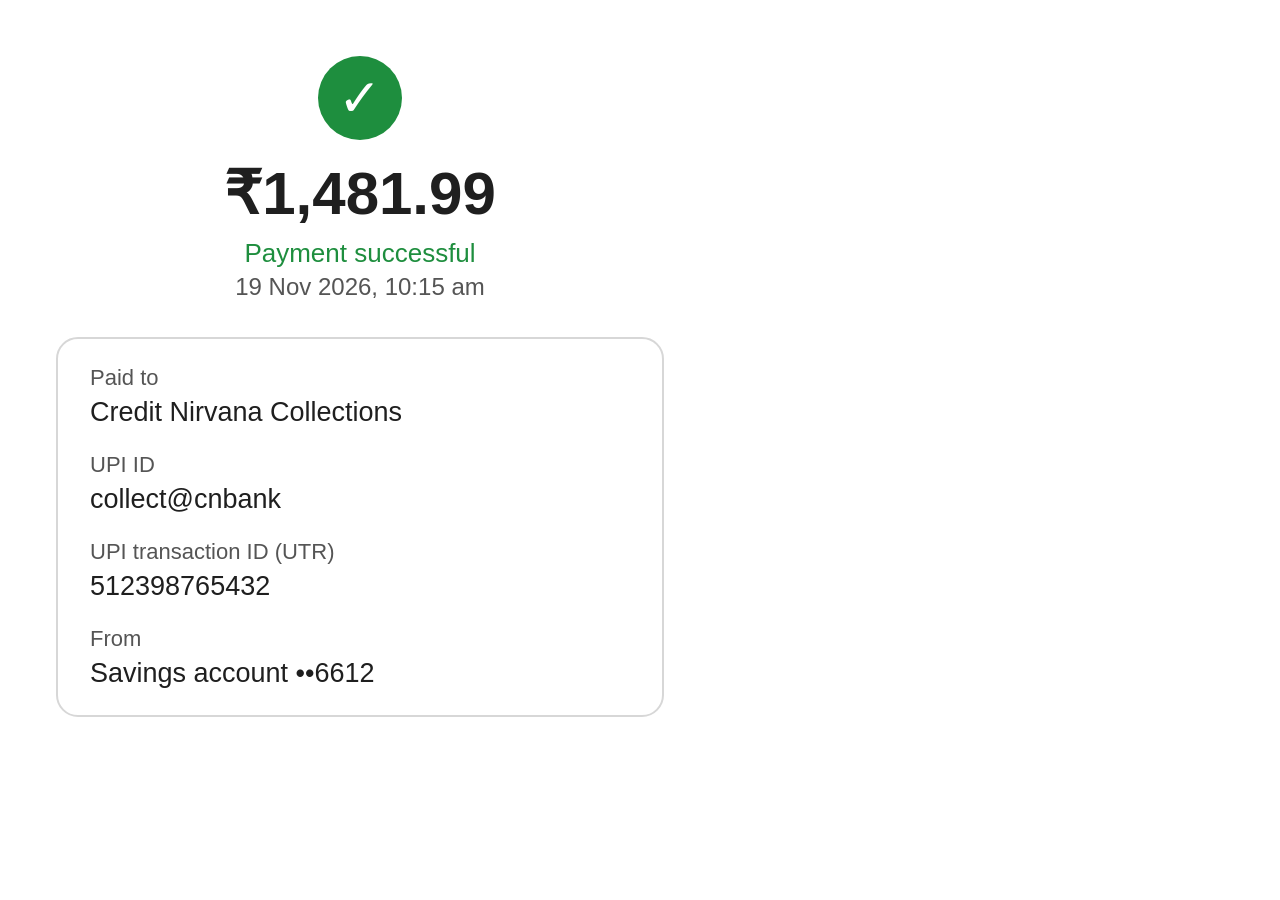
<file: test-inputs/demo_receipt.html>
<!doctype html>
<html><head><meta charset="utf-8"><style>
  body { margin: 0; background: #ffffff; font-family: -apple-system, Helvetica, Arial, sans-serif; color: #1f1f1f; }
  .page { width: 720px; padding: 48px 56px; box-sizing: border-box; }
  .tick { width: 84px; height: 84px; border-radius: 50%; background: #1e8e3e; color: #fff; font-size: 52px;
          line-height: 84px; text-align: center; margin: 8px auto 18px; }
  .amount { text-align: center; font-size: 60px; font-weight: 600; margin: 0; }
  .status { text-align: center; color: #1e8e3e; font-size: 26px; margin: 10px 0 4px; }
  .date { text-align: center; color: #555; font-size: 24px; margin: 0 0 36px; }
  .card { border: 2px solid #d7d7d7; border-radius: 22px; padding: 26px 32px; }
  .row { margin: 0 0 24px; } .row:last-child { margin: 0; }
  .label { color: #555; font-size: 22px; margin-bottom: 6px; }
  .value { font-size: 27px; }
</style></head><body><div class="page">
  <div class="tick">✓</div>
  <p class="amount">₹1,481.99</p>
  <p class="status">Payment successful</p>
  <p class="date">19 Nov 2026, 10:15 am</p>
  <div class="card">
    <div class="row"><div class="label">Paid to</div><div class="value">Credit Nirvana Collections</div></div>
    <div class="row"><div class="label">UPI ID</div><div class="value">collect@cnbank</div></div>
    <div class="row"><div class="label">UPI transaction ID (UTR)</div><div class="value">512398765432</div></div>
    <div class="row"><div class="label">From</div><div class="value">Savings account ••6612</div></div>
  </div>
</div></body></html>
</file>
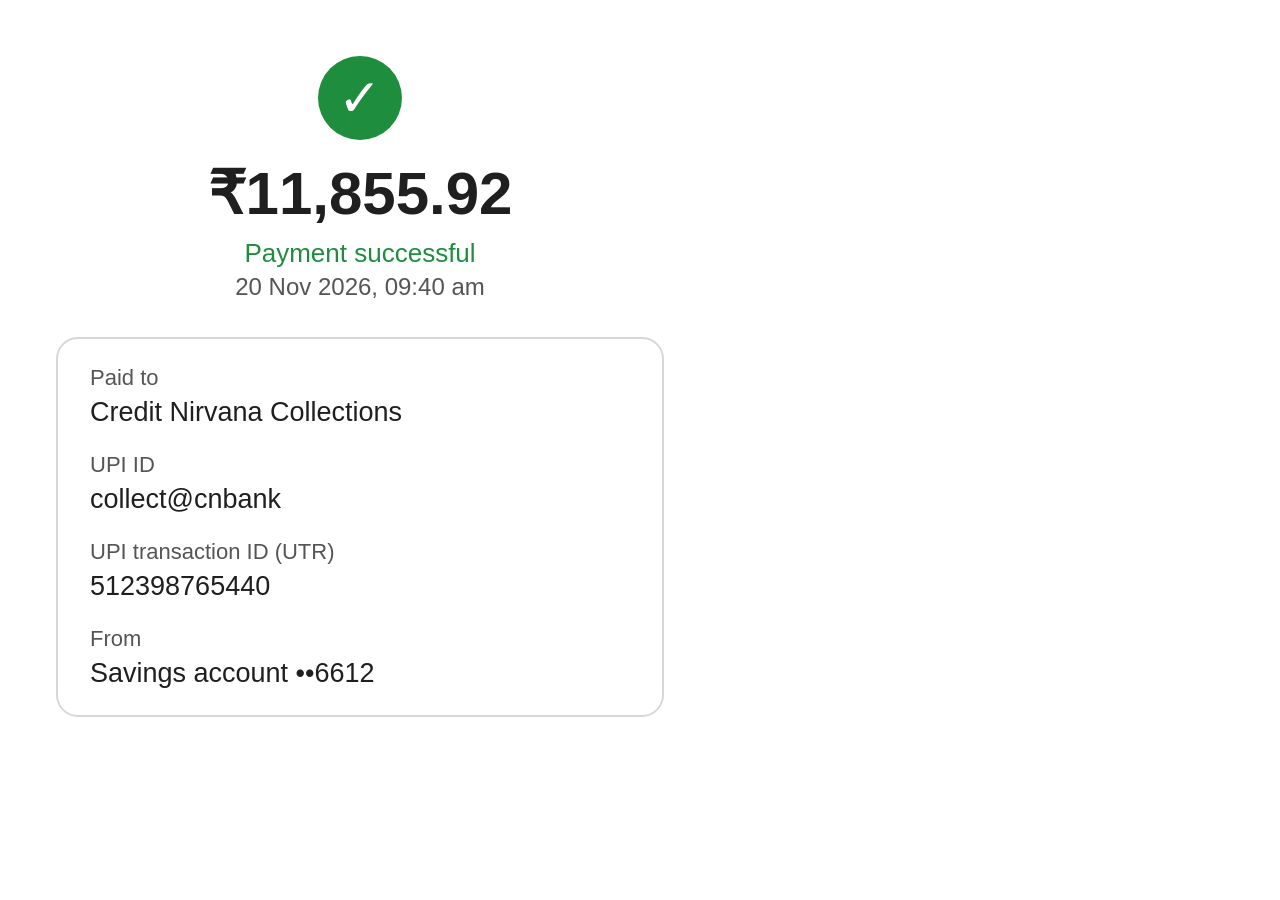
<file: test-inputs/demo_receipt_match_11855.html>
<!doctype html>
<html><head><meta charset="utf-8"><style>
  body { margin: 0; background: #ffffff; font-family: -apple-system, Helvetica, Arial, sans-serif; color: #1f1f1f; }
  .page { width: 720px; padding: 48px 56px; box-sizing: border-box; }
  .tick { width: 84px; height: 84px; border-radius: 50%; background: #1e8e3e; color: #fff; font-size: 52px;
          line-height: 84px; text-align: center; margin: 8px auto 18px; }
  .amount { text-align: center; font-size: 60px; font-weight: 600; margin: 0; }
  .status { text-align: center; color: #1e8e3e; font-size: 26px; margin: 10px 0 4px; }
  .date { text-align: center; color: #555; font-size: 24px; margin: 0 0 36px; }
  .card { border: 2px solid #d7d7d7; border-radius: 22px; padding: 26px 32px; }
  .row { margin: 0 0 24px; } .row:last-child { margin: 0; }
  .label { color: #555; font-size: 22px; margin-bottom: 6px; }
  .value { font-size: 27px; }
</style></head><body><div class="page">
  <div class="tick">✓</div>
  <p class="amount">₹11,855.92</p>
  <p class="status">Payment successful</p>
  <p class="date">20 Nov 2026, 09:40 am</p>
  <div class="card">
    <div class="row"><div class="label">Paid to</div><div class="value">Credit Nirvana Collections</div></div>
    <div class="row"><div class="label">UPI ID</div><div class="value">collect@cnbank</div></div>
    <div class="row"><div class="label">UPI transaction ID (UTR)</div><div class="value">512398765440</div></div>
    <div class="row"><div class="label">From</div><div class="value">Savings account ••6612</div></div>
  </div>
</div></body></html>
</file>
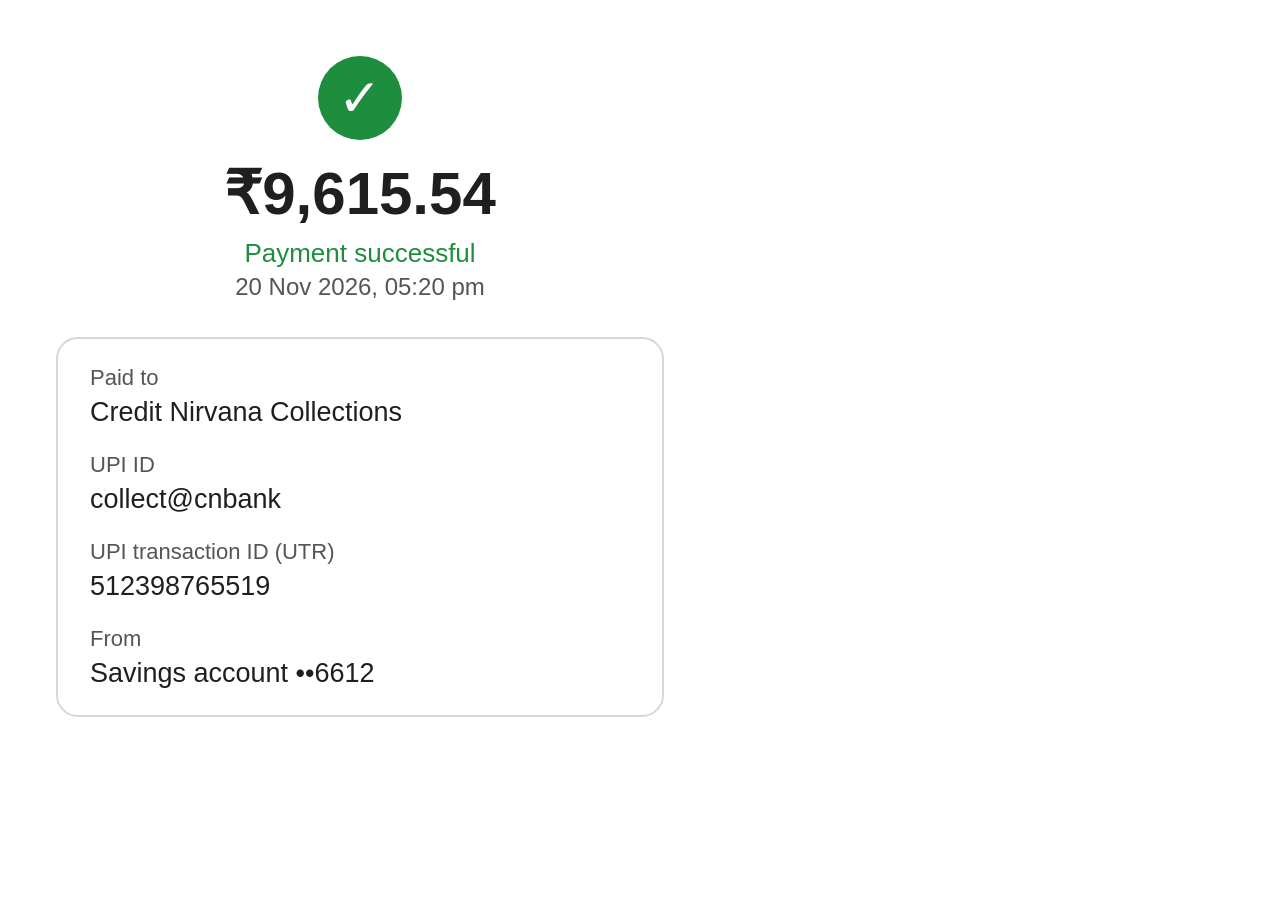
<file: test-inputs/demo_receipt_match_2619.html>
<!doctype html>
<html><head><meta charset="utf-8"><style>
  body { margin: 0; background: #ffffff; font-family: -apple-system, Helvetica, Arial, sans-serif; color: #1f1f1f; }
  .page { width: 720px; padding: 48px 56px; box-sizing: border-box; }
  .tick { width: 84px; height: 84px; border-radius: 50%; background: #1e8e3e; color: #fff; font-size: 52px;
          line-height: 84px; text-align: center; margin: 8px auto 18px; }
  .amount { text-align: center; font-size: 60px; font-weight: 600; margin: 0; }
  .status { text-align: center; color: #1e8e3e; font-size: 26px; margin: 10px 0 4px; }
  .date { text-align: center; color: #555; font-size: 24px; margin: 0 0 36px; }
  .card { border: 2px solid #d7d7d7; border-radius: 22px; padding: 26px 32px; }
  .row { margin: 0 0 24px; } .row:last-child { margin: 0; }
  .label { color: #555; font-size: 22px; margin-bottom: 6px; }
  .value { font-size: 27px; }
</style></head><body><div class="page">
  <div class="tick">✓</div>
  <p class="amount">₹9,615.54</p>
  <p class="status">Payment successful</p>
  <p class="date">20 Nov 2026, 05:20 pm</p>
  <div class="card">
    <div class="row"><div class="label">Paid to</div><div class="value">Credit Nirvana Collections</div></div>
    <div class="row"><div class="label">UPI ID</div><div class="value">collect@cnbank</div></div>
    <div class="row"><div class="label">UPI transaction ID (UTR)</div><div class="value">512398765519</div></div>
    <div class="row"><div class="label">From</div><div class="value">Savings account ••6612</div></div>
  </div>
</div></body></html>
</file>
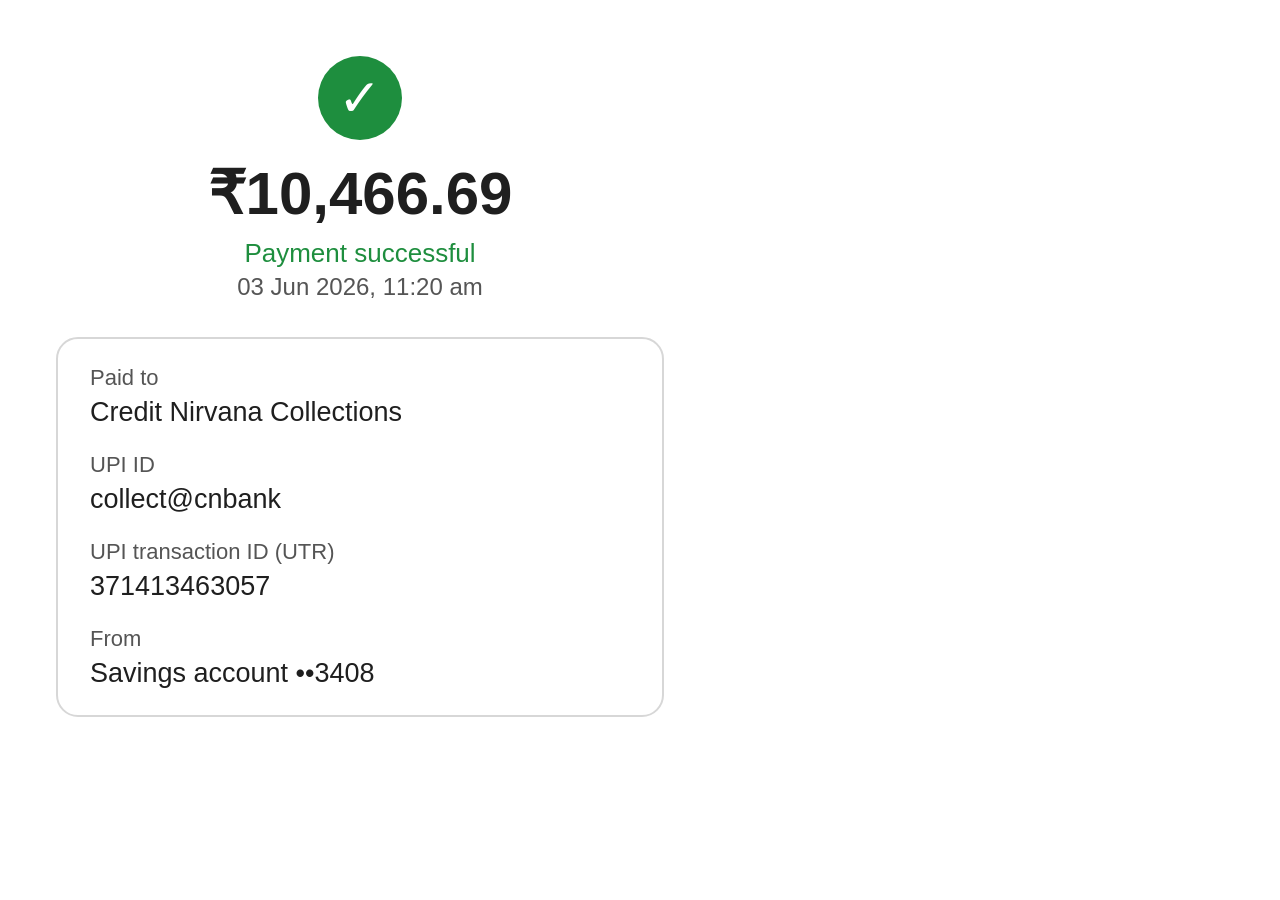
<file: test-inputs/demo_receipt_other_account.html>
<!doctype html>
<html><head><meta charset="utf-8"><style>
  body { margin: 0; background: #ffffff; font-family: -apple-system, Helvetica, Arial, sans-serif; color: #1f1f1f; }
  .page { width: 720px; padding: 48px 56px; box-sizing: border-box; }
  .tick { width: 84px; height: 84px; border-radius: 50%; background: #1e8e3e; color: #fff; font-size: 52px;
          line-height: 84px; text-align: center; margin: 8px auto 18px; }
  .amount { text-align: center; font-size: 60px; font-weight: 600; margin: 0; }
  .status { text-align: center; color: #1e8e3e; font-size: 26px; margin: 10px 0 4px; }
  .date { text-align: center; color: #555; font-size: 24px; margin: 0 0 36px; }
  .card { border: 2px solid #d7d7d7; border-radius: 22px; padding: 26px 32px; }
  .row { margin: 0 0 24px; } .row:last-child { margin: 0; }
  .label { color: #555; font-size: 22px; margin-bottom: 6px; }
  .value { font-size: 27px; }
</style></head><body><div class="page">
  <div class="tick">✓</div>
  <p class="amount">₹10,466.69</p>
  <p class="status">Payment successful</p>
  <p class="date">03 Jun 2026, 11:20 am</p>
  <div class="card">
    <div class="row"><div class="label">Paid to</div><div class="value">Credit Nirvana Collections</div></div>
    <div class="row"><div class="label">UPI ID</div><div class="value">collect@cnbank</div></div>
    <div class="row"><div class="label">UPI transaction ID (UTR)</div><div class="value">371413463057</div></div>
    <div class="row"><div class="label">From</div><div class="value">Savings account ••3408</div></div>
  </div>
</div></body></html>
</file>
